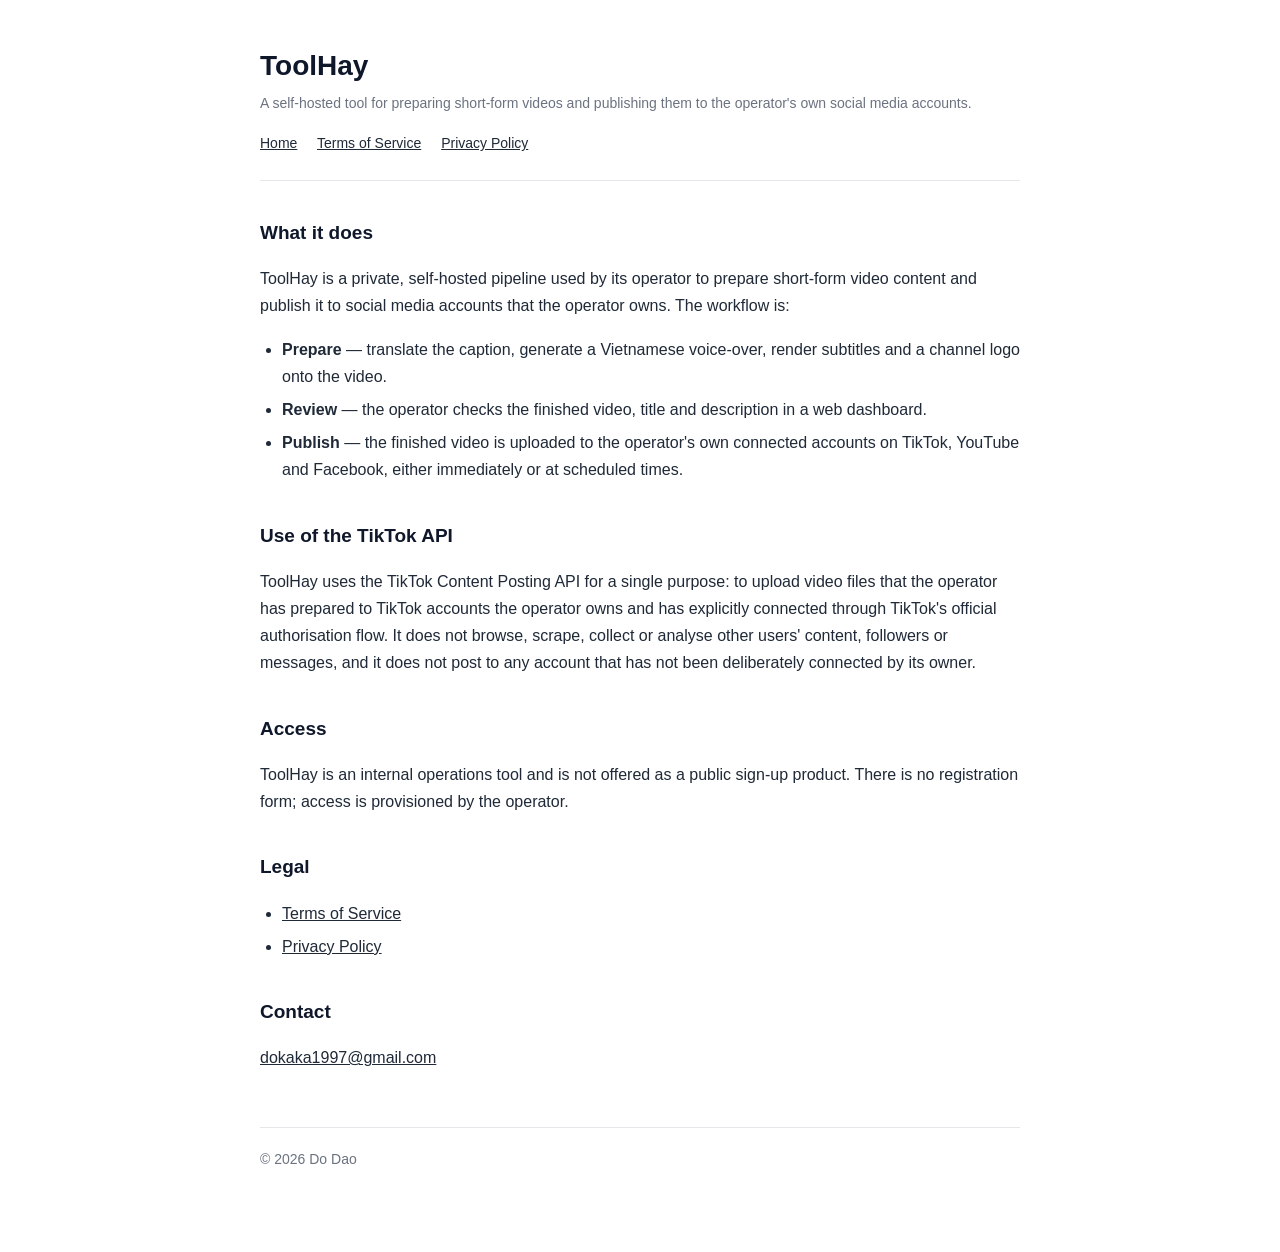
<file: index.html>
<!DOCTYPE html>
<html lang="en">
<head>
<meta charset="utf-8">
<meta name="viewport" content="width=device-width, initial-scale=1">
<title>ToolHay — Video publishing tool</title>
<link rel="stylesheet" href="assets/style.css">
</head>
<body>
<div class="wrap">

<header>
  <h1>ToolHay</h1>
  <p class="meta">A self-hosted tool for preparing short-form videos and publishing them to the
    operator's own social media accounts.</p>
  <nav>
    <a href="index.html">Home</a>
    <a href="terms.html">Terms of Service</a>
    <a href="privacy.html">Privacy Policy</a>
  </nav>
</header>

<h2>What it does</h2>
<p>
  ToolHay is a private, self-hosted pipeline used by its operator to prepare short-form video
  content and publish it to social media accounts that the operator owns. The workflow is:
</p>
<ul>
  <li><strong>Prepare</strong> — translate the caption, generate a Vietnamese voice-over, render
      subtitles and a channel logo onto the video.</li>
  <li><strong>Review</strong> — the operator checks the finished video, title and description in a
      web dashboard.</li>
  <li><strong>Publish</strong> — the finished video is uploaded to the operator's own connected
      accounts on TikTok, YouTube and Facebook, either immediately or at scheduled times.</li>
</ul>

<h2>Use of the TikTok API</h2>
<p>
  ToolHay uses the TikTok Content Posting API for a single purpose: to upload video files that the
  operator has prepared to TikTok accounts the operator owns and has explicitly connected through
  TikTok's official authorisation flow. It does not browse, scrape, collect or analyse other users'
  content, followers or messages, and it does not post to any account that has not been
  deliberately connected by its owner.
</p>

<h2>Access</h2>
<p>
  ToolHay is an internal operations tool and is not offered as a public sign-up product. There is no
  registration form; access is provisioned by the operator.
</p>

<h2>Legal</h2>
<ul>
  <li><a href="terms.html">Terms of Service</a></li>
  <li><a href="privacy.html">Privacy Policy</a></li>
</ul>

<h2>Contact</h2>
<p><a href="mailto:dokaka1997@gmail.com">dokaka1997@gmail.com</a></p>

<footer>
  © 2026 Do Dao
</footer>

</div>
</body>
</html>
</file>
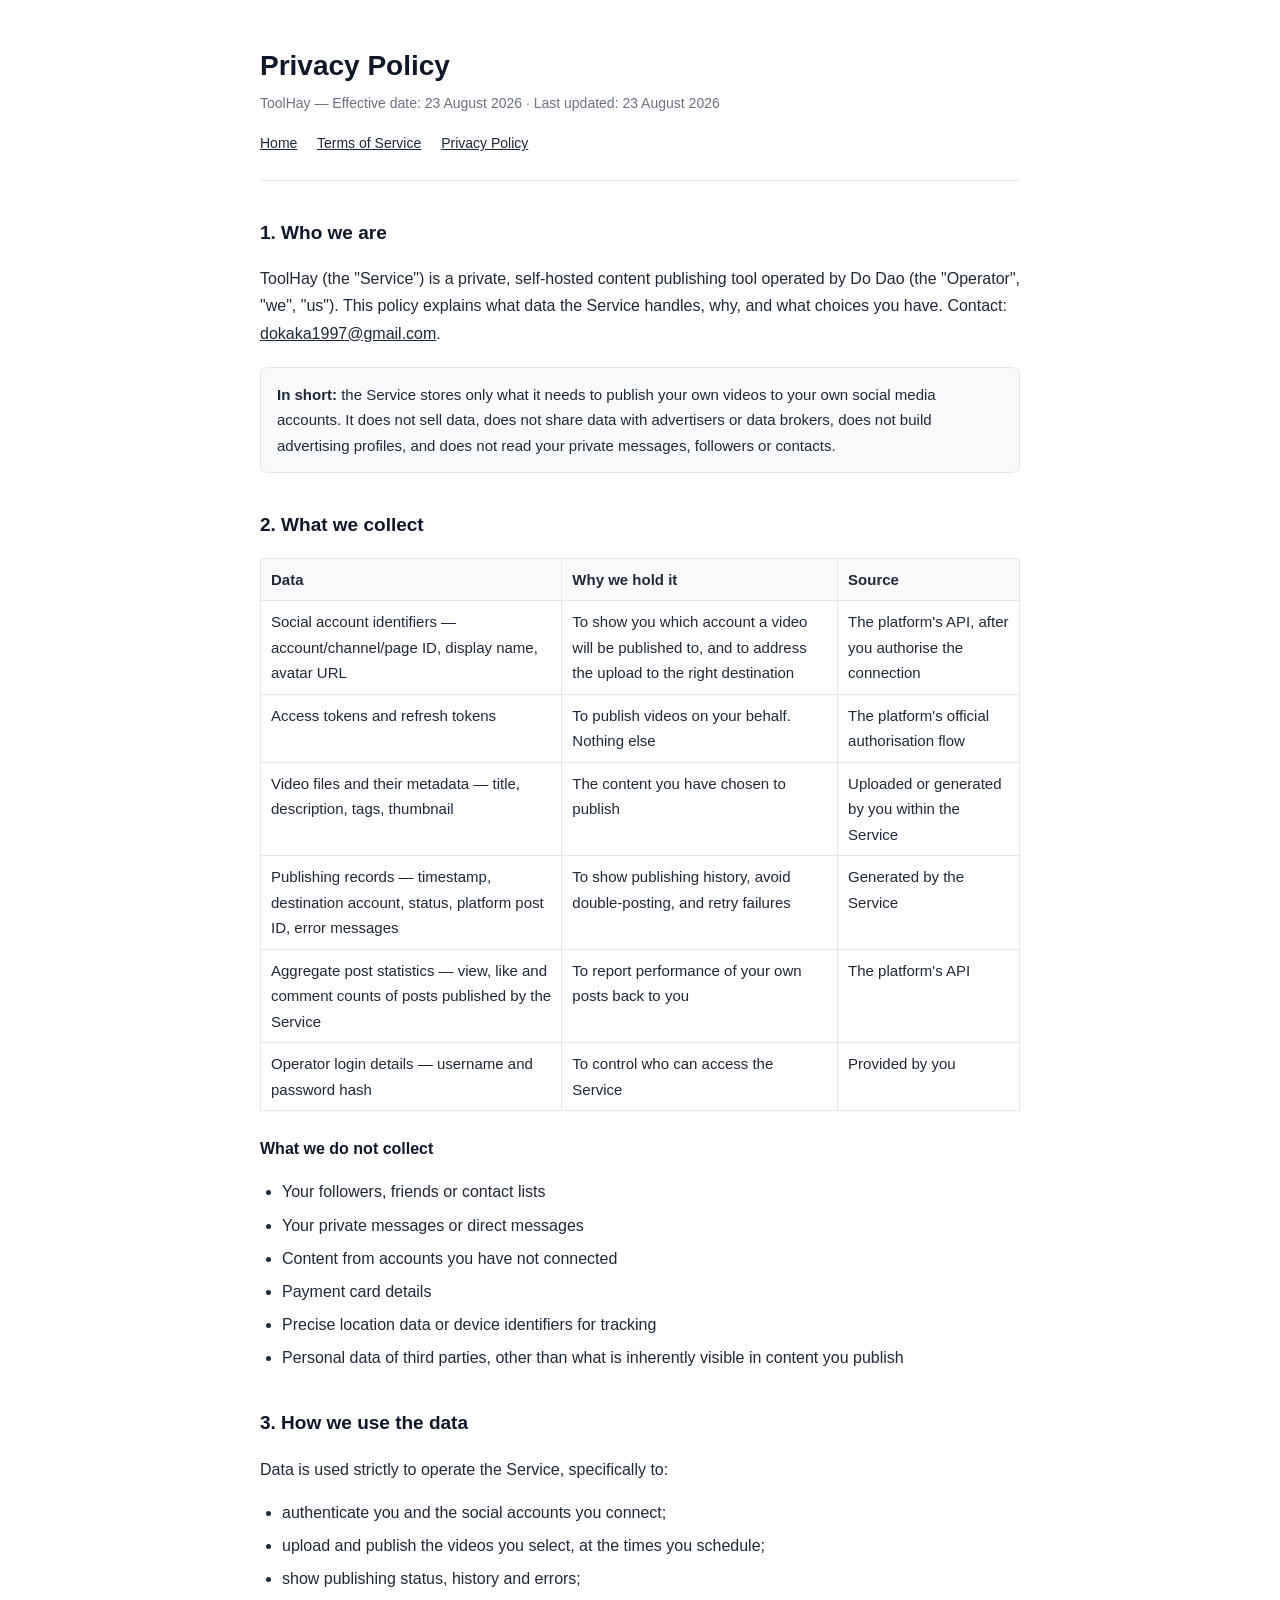
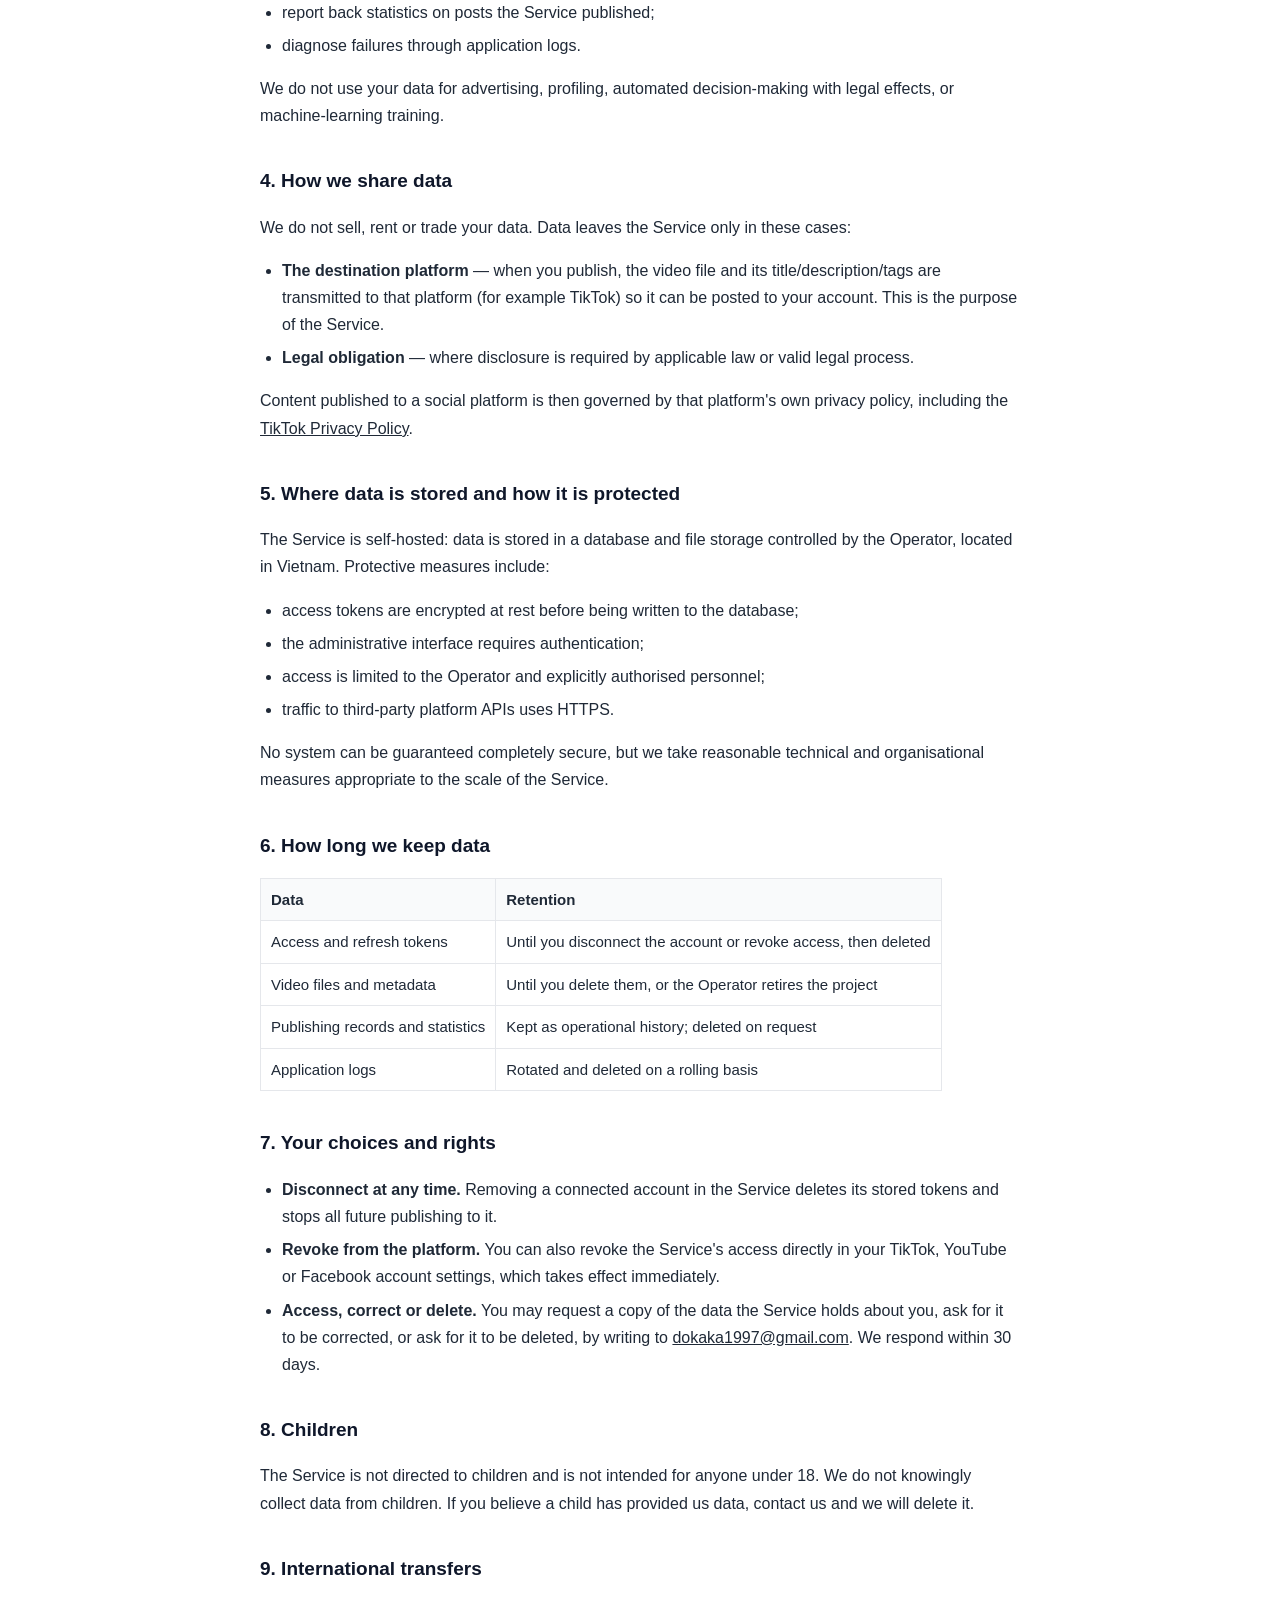
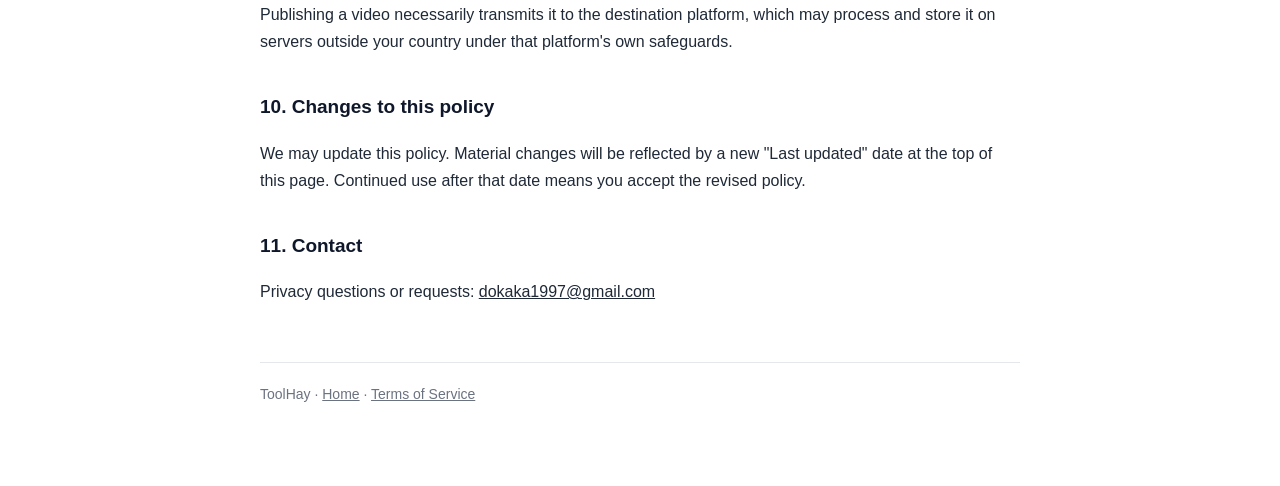
<file: privacy.html>
<!DOCTYPE html>
<html lang="en">
<head>
<meta charset="utf-8">
<meta name="viewport" content="width=device-width, initial-scale=1">
<title>Privacy Policy — ToolHay</title>
<link rel="stylesheet" href="assets/style.css">
</head>
<body>
<div class="wrap">

<header>
  <h1>Privacy Policy</h1>
  <p class="meta">ToolHay — Effective date: 23 August 2026 · Last updated: 23 August 2026</p>
  <nav>
    <a href="index.html">Home</a>
    <a href="terms.html">Terms of Service</a>
    <a href="privacy.html">Privacy Policy</a>
  </nav>
</header>

<h2>1. Who we are</h2>
<p>
  ToolHay (the "Service") is a private, self-hosted content publishing tool operated by
  Do Dao (the "Operator", "we", "us"). This policy explains what data the Service
  handles, why, and what choices you have. Contact:
  <a href="mailto:dokaka1997@gmail.com">dokaka1997@gmail.com</a>.
</p>

<div class="callout">
  <strong>In short:</strong> the Service stores only what it needs to publish your own videos to
  your own social media accounts. It does not sell data, does not share data with advertisers or
  data brokers, does not build advertising profiles, and does not read your private messages,
  followers or contacts.
</div>

<h2>2. What we collect</h2>

<table>
  <thead>
    <tr><th>Data</th><th>Why we hold it</th><th>Source</th></tr>
  </thead>
  <tbody>
    <tr>
      <td>Social account identifiers — account/channel/page ID, display name, avatar URL</td>
      <td>To show you which account a video will be published to, and to address the upload to the
          right destination</td>
      <td>The platform's API, after you authorise the connection</td>
    </tr>
    <tr>
      <td>Access tokens and refresh tokens</td>
      <td>To publish videos on your behalf. Nothing else</td>
      <td>The platform's official authorisation flow</td>
    </tr>
    <tr>
      <td>Video files and their metadata — title, description, tags, thumbnail</td>
      <td>The content you have chosen to publish</td>
      <td>Uploaded or generated by you within the Service</td>
    </tr>
    <tr>
      <td>Publishing records — timestamp, destination account, status, platform post ID, error
          messages</td>
      <td>To show publishing history, avoid double-posting, and retry failures</td>
      <td>Generated by the Service</td>
    </tr>
    <tr>
      <td>Aggregate post statistics — view, like and comment counts of posts published by the
          Service</td>
      <td>To report performance of your own posts back to you</td>
      <td>The platform's API</td>
    </tr>
    <tr>
      <td>Operator login details — username and password hash</td>
      <td>To control who can access the Service</td>
      <td>Provided by you</td>
    </tr>
  </tbody>
</table>

<h3>What we do not collect</h3>
<ul>
  <li>Your followers, friends or contact lists</li>
  <li>Your private messages or direct messages</li>
  <li>Content from accounts you have not connected</li>
  <li>Payment card details</li>
  <li>Precise location data or device identifiers for tracking</li>
  <li>Personal data of third parties, other than what is inherently visible in content you publish</li>
</ul>

<h2>3. How we use the data</h2>
<p>Data is used strictly to operate the Service, specifically to:</p>
<ul>
  <li>authenticate you and the social accounts you connect;</li>
  <li>upload and publish the videos you select, at the times you schedule;</li>
  <li>show publishing status, history and errors;</li>
  <li>report back statistics on posts the Service published;</li>
  <li>diagnose failures through application logs.</li>
</ul>
<p>
  We do not use your data for advertising, profiling, automated decision-making with legal effects,
  or machine-learning training.
</p>

<h2>4. How we share data</h2>
<p>
  We do not sell, rent or trade your data. Data leaves the Service only in these cases:
</p>
<ul>
  <li><strong>The destination platform</strong> — when you publish, the video file and its
      title/description/tags are transmitted to that platform (for example TikTok) so it can be
      posted to your account. This is the purpose of the Service.</li>
  <li><strong>Legal obligation</strong> — where disclosure is required by applicable law or valid
      legal process.</li>
</ul>
<p>
  Content published to a social platform is then governed by that platform's own privacy policy,
  including the
  <a href="https://www.tiktok.com/legal/page/row/privacy-policy/en" target="_blank" rel="noreferrer">TikTok
  Privacy Policy</a>.
</p>

<h2>5. Where data is stored and how it is protected</h2>
<p>
  The Service is self-hosted: data is stored in a database and file storage controlled by the
  Operator, located in Vietnam. Protective measures include:
</p>
<ul>
  <li>access tokens are encrypted at rest before being written to the database;</li>
  <li>the administrative interface requires authentication;</li>
  <li>access is limited to the Operator and explicitly authorised personnel;</li>
  <li>traffic to third-party platform APIs uses HTTPS.</li>
</ul>
<p>
  No system can be guaranteed completely secure, but we take reasonable technical and organisational
  measures appropriate to the scale of the Service.
</p>

<h2>6. How long we keep data</h2>
<table>
  <thead>
    <tr><th>Data</th><th>Retention</th></tr>
  </thead>
  <tbody>
    <tr><td>Access and refresh tokens</td><td>Until you disconnect the account or revoke access, then deleted</td></tr>
    <tr><td>Video files and metadata</td><td>Until you delete them, or the Operator retires the project</td></tr>
    <tr><td>Publishing records and statistics</td><td>Kept as operational history; deleted on request</td></tr>
    <tr><td>Application logs</td><td>Rotated and deleted on a rolling basis</td></tr>
  </tbody>
</table>

<h2>7. Your choices and rights</h2>
<ul>
  <li><strong>Disconnect at any time.</strong> Removing a connected account in the Service deletes
      its stored tokens and stops all future publishing to it.</li>
  <li><strong>Revoke from the platform.</strong> You can also revoke the Service's access directly
      in your TikTok, YouTube or Facebook account settings, which takes effect immediately.</li>
  <li><strong>Access, correct or delete.</strong> You may request a copy of the data the Service
      holds about you, ask for it to be corrected, or ask for it to be deleted, by writing to
      <a href="mailto:dokaka1997@gmail.com">dokaka1997@gmail.com</a>. We respond within 30 days.</li>
</ul>

<h2>8. Children</h2>
<p>
  The Service is not directed to children and is not intended for anyone under 18. We do not
  knowingly collect data from children. If you believe a child has provided us data, contact us and
  we will delete it.
</p>

<h2>9. International transfers</h2>
<p>
  Publishing a video necessarily transmits it to the destination platform, which may process and
  store it on servers outside your country under that platform's own safeguards.
</p>

<h2>10. Changes to this policy</h2>
<p>
  We may update this policy. Material changes will be reflected by a new "Last updated" date at the
  top of this page. Continued use after that date means you accept the revised policy.
</p>

<h2>11. Contact</h2>
<p>
  Privacy questions or requests: <a href="mailto:dokaka1997@gmail.com">dokaka1997@gmail.com</a>
</p>

<footer>
  ToolHay · <a href="index.html">Home</a> · <a href="terms.html">Terms of Service</a>
</footer>

</div>
</body>
</html>
</file>
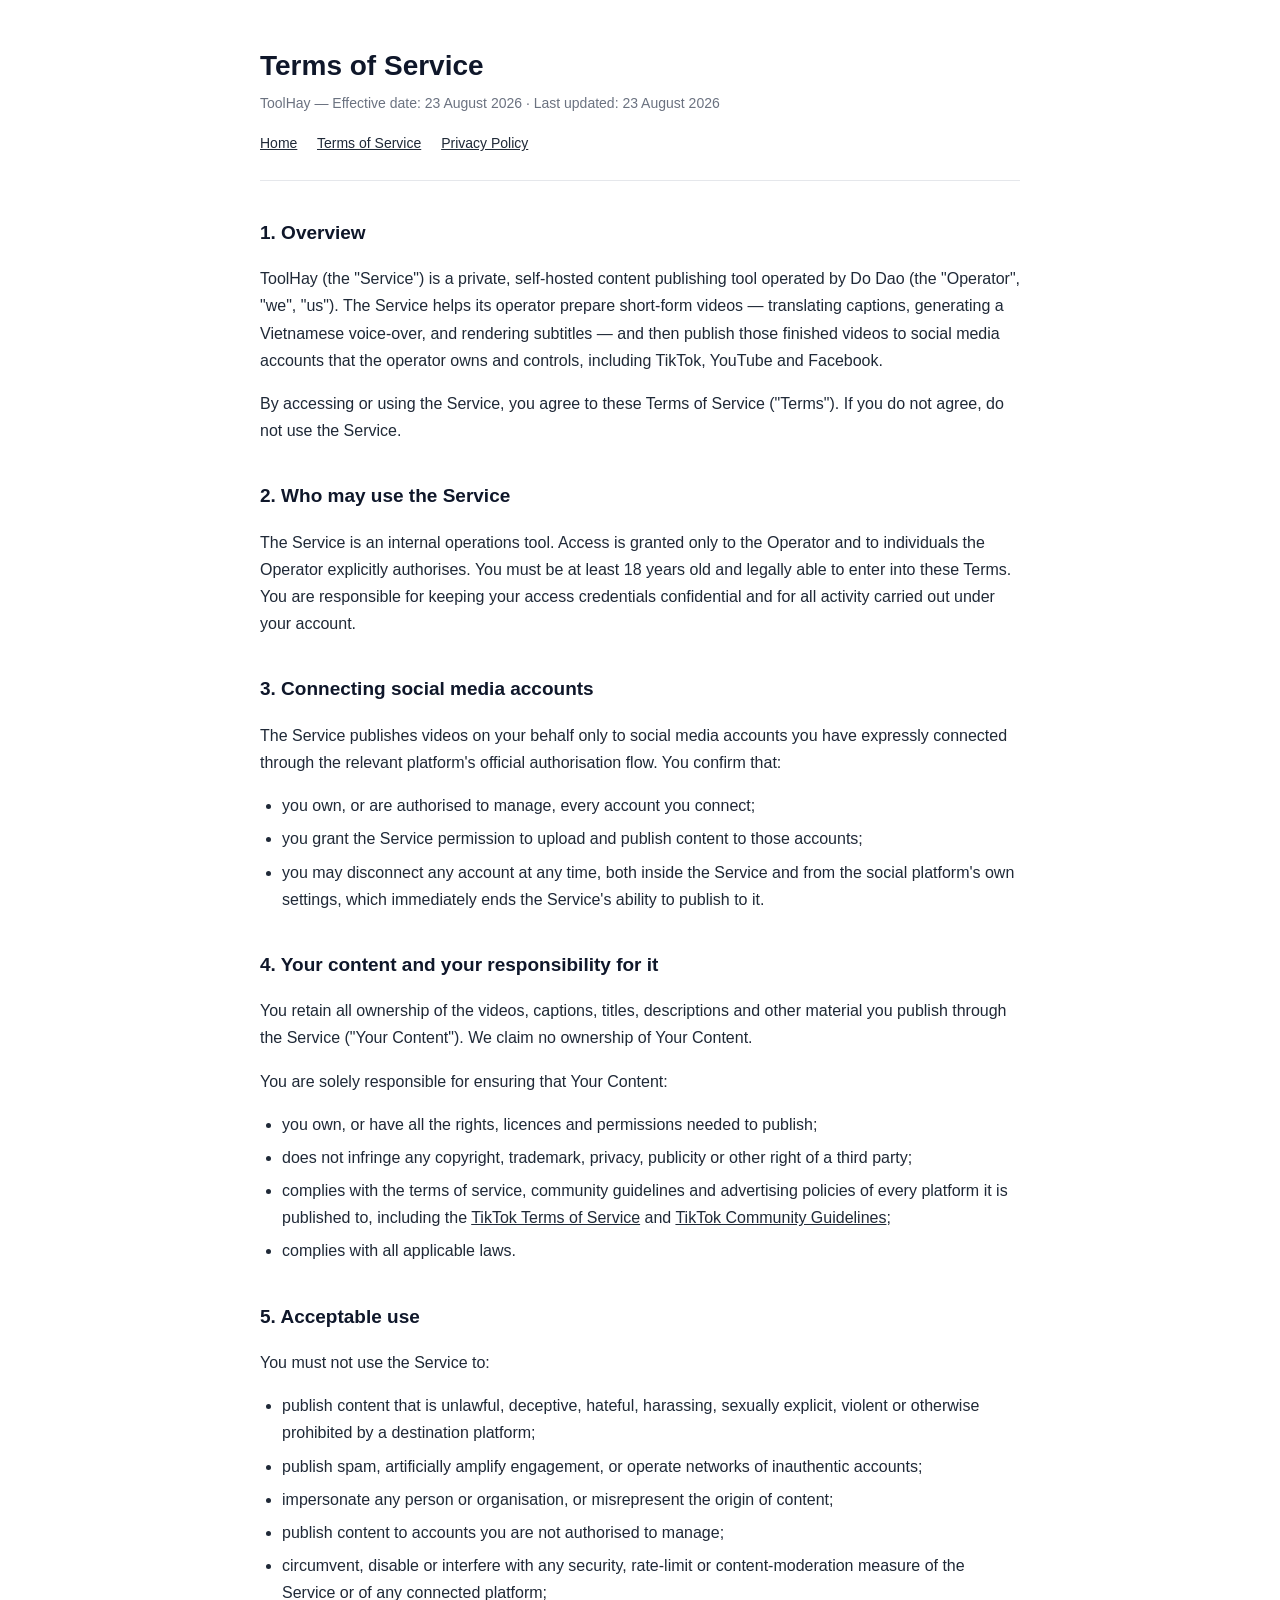
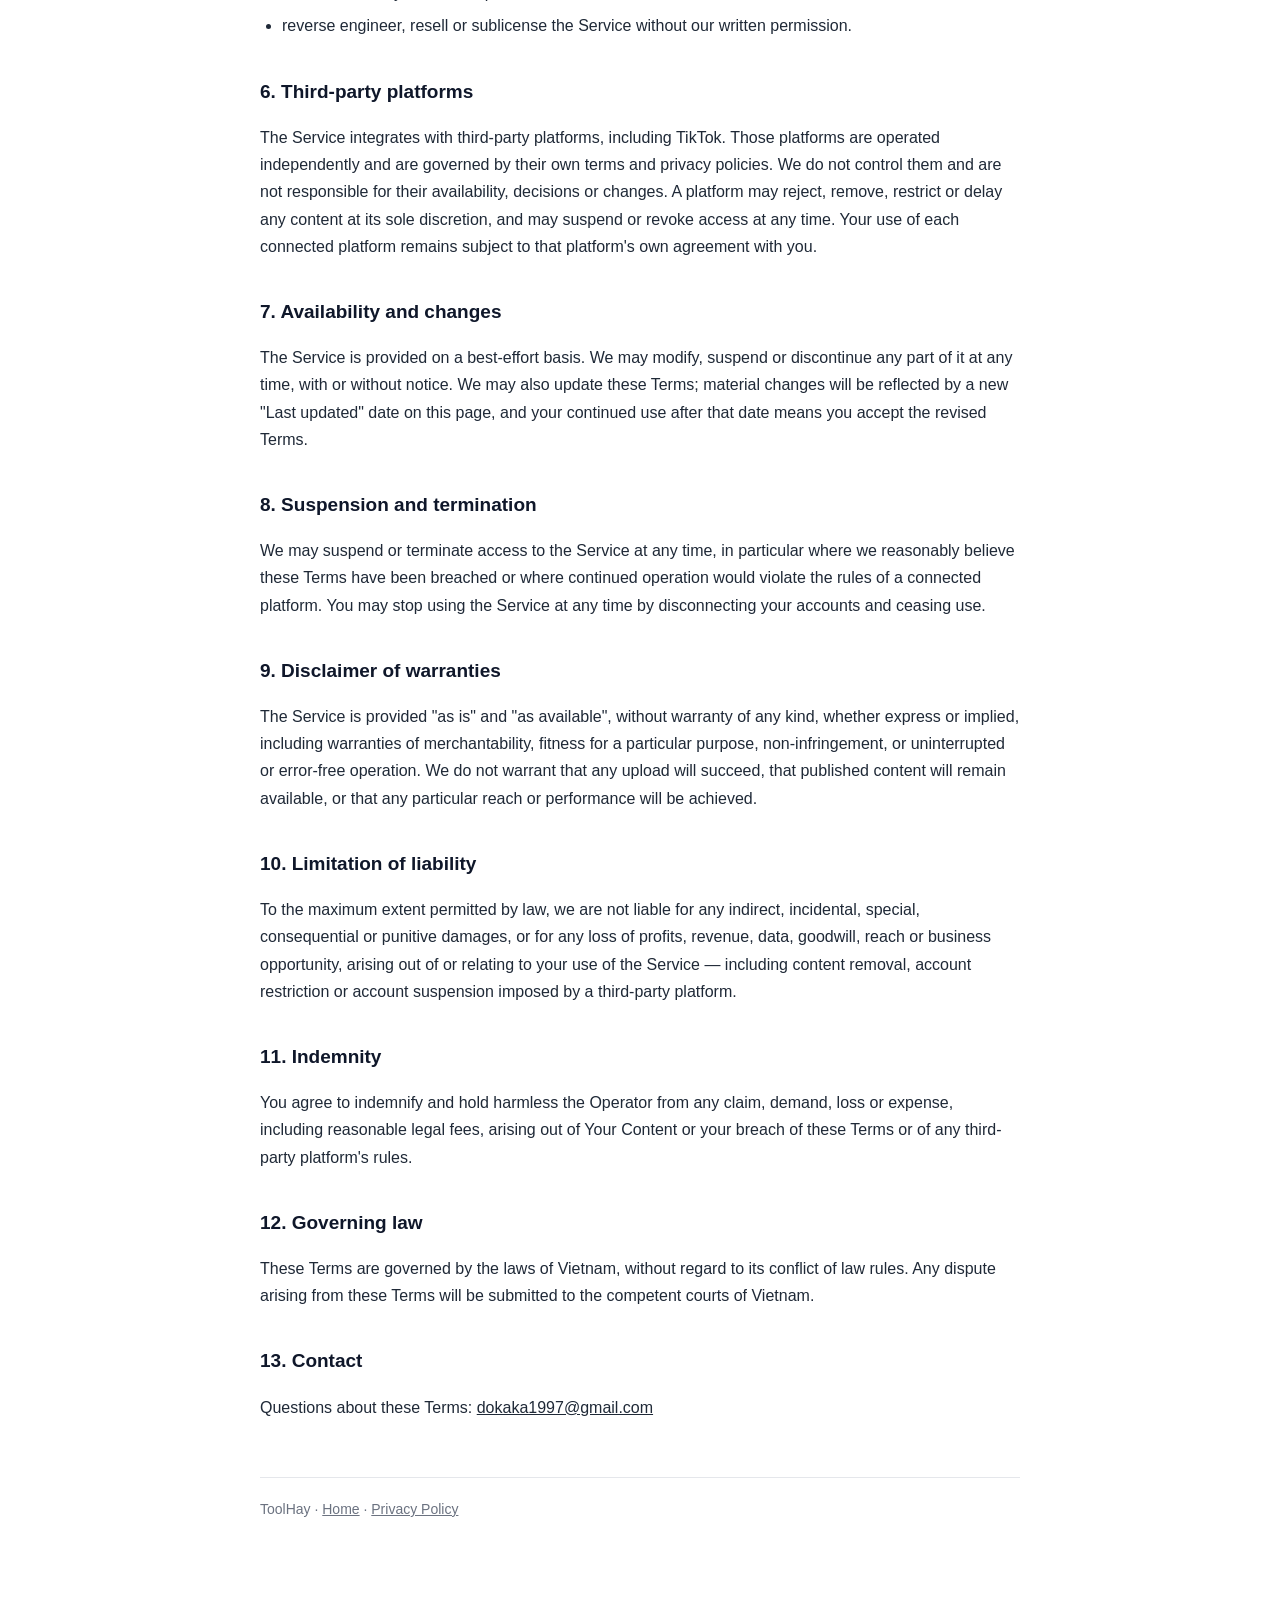
<file: terms.html>
<!DOCTYPE html>
<html lang="en">
<head>
<meta charset="utf-8">
<meta name="viewport" content="width=device-width, initial-scale=1">
<title>Terms of Service — ToolHay</title>
<link rel="stylesheet" href="assets/style.css">
</head>
<body>
<div class="wrap">

<header>
  <h1>Terms of Service</h1>
  <p class="meta">ToolHay — Effective date: 23 August 2026 · Last updated: 23 August 2026</p>
  <nav>
    <a href="index.html">Home</a>
    <a href="terms.html">Terms of Service</a>
    <a href="privacy.html">Privacy Policy</a>
  </nav>
</header>

<h2>1. Overview</h2>
<p>
  ToolHay (the "Service") is a private, self-hosted content publishing tool operated by
  Do Dao (the "Operator", "we", "us"). The Service helps its operator prepare short-form
  videos — translating captions, generating a Vietnamese voice-over, and rendering subtitles — and
  then publish those finished videos to social media accounts that the operator owns and controls,
  including TikTok, YouTube and Facebook.
</p>
<p>
  By accessing or using the Service, you agree to these Terms of Service ("Terms"). If you do not
  agree, do not use the Service.
</p>

<h2>2. Who may use the Service</h2>
<p>
  The Service is an internal operations tool. Access is granted only to the Operator and to
  individuals the Operator explicitly authorises. You must be at least 18 years old and legally
  able to enter into these Terms. You are responsible for keeping your access credentials
  confidential and for all activity carried out under your account.
</p>

<h2>3. Connecting social media accounts</h2>
<p>
  The Service publishes videos on your behalf only to social media accounts you have expressly
  connected through the relevant platform's official authorisation flow. You confirm that:
</p>
<ul>
  <li>you own, or are authorised to manage, every account you connect;</li>
  <li>you grant the Service permission to upload and publish content to those accounts;</li>
  <li>you may disconnect any account at any time, both inside the Service and from the social
      platform's own settings, which immediately ends the Service's ability to publish to it.</li>
</ul>

<h2>4. Your content and your responsibility for it</h2>
<p>
  You retain all ownership of the videos, captions, titles, descriptions and other material you
  publish through the Service ("Your Content"). We claim no ownership of Your Content.
</p>
<p>You are solely responsible for ensuring that Your Content:</p>
<ul>
  <li>you own, or have all the rights, licences and permissions needed to publish;</li>
  <li>does not infringe any copyright, trademark, privacy, publicity or other right of a third
      party;</li>
  <li>complies with the terms of service, community guidelines and advertising policies of every
      platform it is published to, including the
      <a href="https://www.tiktok.com/legal/page/global/terms-of-service/en" target="_blank" rel="noreferrer">TikTok
      Terms of Service</a> and
      <a href="https://www.tiktok.com/community-guidelines" target="_blank" rel="noreferrer">TikTok
      Community Guidelines</a>;</li>
  <li>complies with all applicable laws.</li>
</ul>

<h2>5. Acceptable use</h2>
<p>You must not use the Service to:</p>
<ul>
  <li>publish content that is unlawful, deceptive, hateful, harassing, sexually explicit, violent
      or otherwise prohibited by a destination platform;</li>
  <li>publish spam, artificially amplify engagement, or operate networks of inauthentic accounts;</li>
  <li>impersonate any person or organisation, or misrepresent the origin of content;</li>
  <li>publish content to accounts you are not authorised to manage;</li>
  <li>circumvent, disable or interfere with any security, rate-limit or content-moderation measure
      of the Service or of any connected platform;</li>
  <li>reverse engineer, resell or sublicense the Service without our written permission.</li>
</ul>

<h2>6. Third-party platforms</h2>
<p>
  The Service integrates with third-party platforms, including TikTok. Those platforms are operated
  independently and are governed by their own terms and privacy policies. We do not control them
  and are not responsible for their availability, decisions or changes. A platform may reject,
  remove, restrict or delay any content at its sole discretion, and may suspend or revoke access at
  any time. Your use of each connected platform remains subject to that platform's own agreement
  with you.
</p>

<h2>7. Availability and changes</h2>
<p>
  The Service is provided on a best-effort basis. We may modify, suspend or discontinue any part of
  it at any time, with or without notice. We may also update these Terms; material changes will be
  reflected by a new "Last updated" date on this page, and your continued use after that date means
  you accept the revised Terms.
</p>

<h2>8. Suspension and termination</h2>
<p>
  We may suspend or terminate access to the Service at any time, in particular where we reasonably
  believe these Terms have been breached or where continued operation would violate the rules of a
  connected platform. You may stop using the Service at any time by disconnecting your accounts and
  ceasing use.
</p>

<h2>9. Disclaimer of warranties</h2>
<p>
  The Service is provided "as is" and "as available", without warranty of any kind, whether express
  or implied, including warranties of merchantability, fitness for a particular purpose,
  non-infringement, or uninterrupted or error-free operation. We do not warrant that any upload will
  succeed, that published content will remain available, or that any particular reach or performance
  will be achieved.
</p>

<h2>10. Limitation of liability</h2>
<p>
  To the maximum extent permitted by law, we are not liable for any indirect, incidental, special,
  consequential or punitive damages, or for any loss of profits, revenue, data, goodwill, reach or
  business opportunity, arising out of or relating to your use of the Service — including content
  removal, account restriction or account suspension imposed by a third-party platform.
</p>

<h2>11. Indemnity</h2>
<p>
  You agree to indemnify and hold harmless the Operator from any claim, demand, loss or expense,
  including reasonable legal fees, arising out of Your Content or your breach of these Terms or of
  any third-party platform's rules.
</p>

<h2>12. Governing law</h2>
<p>
  These Terms are governed by the laws of Vietnam, without regard to its conflict
  of law rules. Any dispute arising from these Terms will be submitted to the competent courts of
  Vietnam.
</p>

<h2>13. Contact</h2>
<p>
  Questions about these Terms: <a href="mailto:dokaka1997@gmail.com">dokaka1997@gmail.com</a>
</p>

<footer>
  ToolHay · <a href="index.html">Home</a> · <a href="privacy.html">Privacy Policy</a>
</footer>

</div>
</body>
</html>
</file>
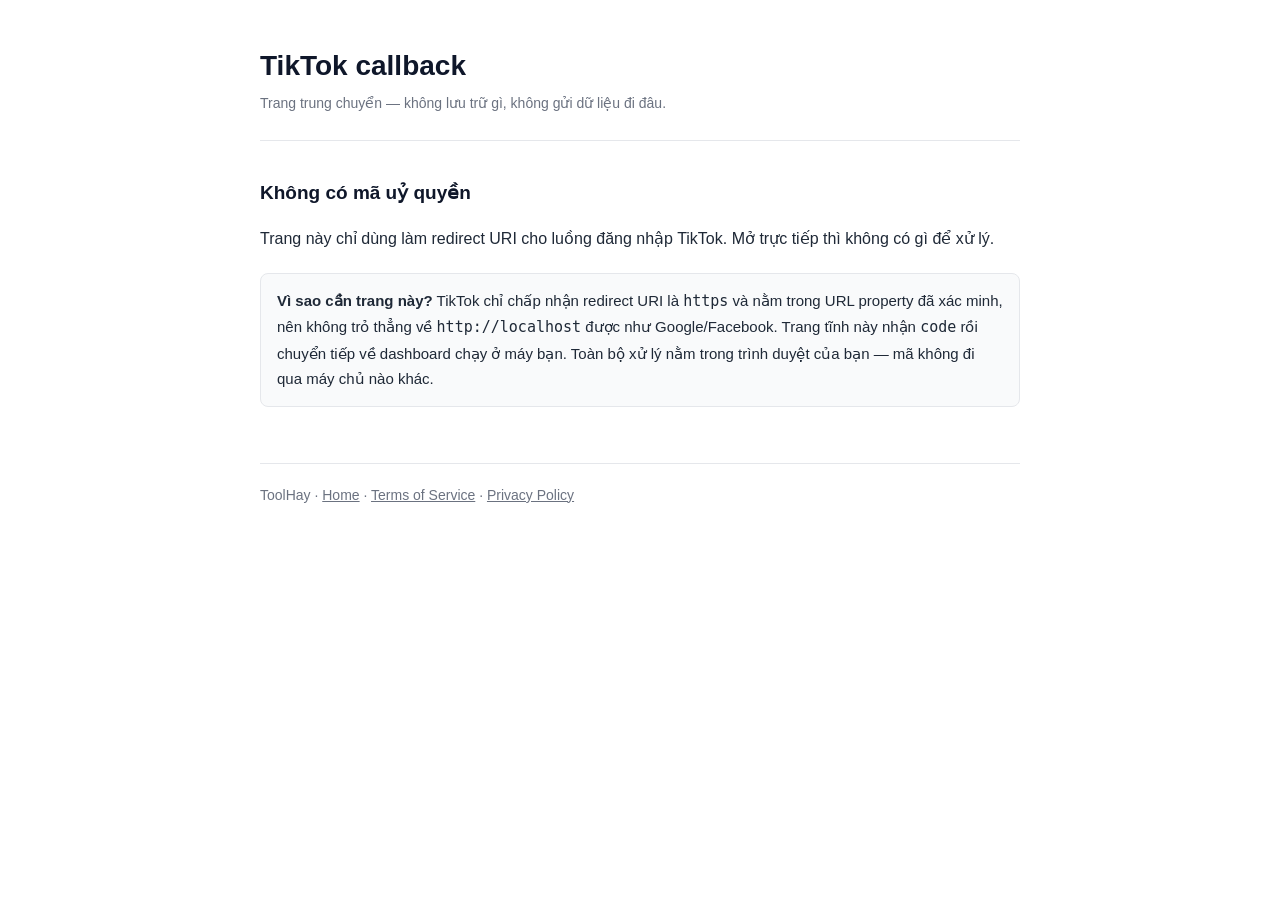
<file: tiktok-callback.html>
<!DOCTYPE html>
<html lang="vi">
<head>
<meta charset="utf-8">
<meta name="viewport" content="width=device-width, initial-scale=1">
<!-- Không gửi Referer đi đâu cả: URL này mang theo authorization code của TikTok. -->
<meta name="referrer" content="no-referrer">
<title>TikTok callback — ToolHay</title>
<link rel="stylesheet" href="assets/style.css">
<style>
  code.big {
    display: block;
    padding: 12px 14px;
    background: var(--card);
    border: 1px solid var(--border);
    border-radius: 8px;
    word-break: break-all;
    font-size: 14px;
    margin: 10px 0;
  }
  button {
    font: inherit;
    padding: 8px 14px;
    border-radius: 8px;
    border: 1px solid var(--border);
    background: var(--card);
    color: var(--fg);
    cursor: pointer;
  }
  .err { color: #dc2626; }
</style>
</head>
<body>
<div class="wrap">

<header>
  <h1>TikTok callback</h1>
  <p class="meta">Trang trung chuyển — không lưu trữ gì, không gửi dữ liệu đi đâu.</p>
</header>

<div id="app">
  <p>Đang xử lý…</p>
</div>

<div class="callout">
  <strong>Vì sao cần trang này?</strong> TikTok chỉ chấp nhận redirect URI là <code>https</code> và
  nằm trong URL property đã xác minh, nên không trỏ thẳng về <code>http://localhost</code> được như
  Google/Facebook. Trang tĩnh này nhận <code>code</code> rồi chuyển tiếp về dashboard chạy ở máy
  bạn. Toàn bộ xử lý nằm trong trình duyệt của bạn — mã không đi qua máy chủ nào khác.
</div>

<footer>
  ToolHay · <a href="index.html">Home</a> · <a href="terms.html">Terms of Service</a> ·
  <a href="privacy.html">Privacy Policy</a>
</footer>

</div>

<script>
(function () {
  // Nơi dashboard đang chạy. Đổi ở đây nếu FE chạy cổng khác, hoặc thêm ?target=... vào URL.
  var DEFAULT_TARGET = 'http://localhost:5173/tiktok-callback';

  var params = new URLSearchParams(window.location.search);
  var app = document.getElementById('app');

  function el(html) { app.innerHTML = html; }

  function escapeHtml(s) {
    return String(s).replace(/[&<>"']/g, function (c) {
      return { '&': '&amp;', '<': '&lt;', '>': '&gt;', '"': '&quot;', "'": '&#39;' }[c];
    });
  }

  var error = params.get('error');
  var code = params.get('code');
  var state = params.get('state');

  if (error) {
    el('<h2 class="err">TikTok trả về lỗi</h2>'
      + '<code class="big">' + escapeHtml(error) + '</code>'
      + '<p>' + escapeHtml(params.get('error_description') || '') + '</p>'
      + '<p>Quay lại dashboard và thử liên kết lại.</p>');
    return;
  }

  if (!code) {
    el('<h2>Không có mã uỷ quyền</h2>'
      + '<p>Trang này chỉ dùng làm redirect URI cho luồng đăng nhập TikTok. '
      + 'Mở trực tiếp thì không có gì để xử lý.</p>');
    return;
  }

  // Chỉ cho phép chuyển tiếp về localhost/127.0.0.1 - chặn việc ai đó gắn ?target=<web lạ>
  // vào link rồi lừa nạn nhân bấm, khiến authorization code bị đẩy sang máy chủ của họ.
  var target = params.get('target') || DEFAULT_TARGET;
  var ok = false;
  try {
    var u = new URL(target);
    ok = (u.hostname === 'localhost' || u.hostname === '127.0.0.1');
  } catch (e) {
    ok = false;
  }
  if (!ok) target = DEFAULT_TARGET;

  var forwardTo = target
    + (target.indexOf('?') === -1 ? '?' : '&')
    + 'code=' + encodeURIComponent(code)
    + (state ? '&state=' + encodeURIComponent(state) : '');

  el('<h2>Đã nhận uỷ quyền từ TikTok</h2>'
    + '<p>Đang chuyển về dashboard…</p>'
    + '<p><a href="' + escapeHtml(forwardTo) + '">Bấm vào đây nếu không tự chuyển</a></p>'
    + '<h3>Mã uỷ quyền (dự phòng)</h3>'
    + '<p>Dùng khi dashboard chưa chạy — mở dashboard rồi dán mã này vào ô liên kết tài khoản. '
    + 'Mã chỉ có hiệu lực vài phút.</p>'
    + '<code class="big" id="code">' + escapeHtml(code) + '</code>'
    + '<button id="copy" type="button">Sao chép mã</button>');

  document.getElementById('copy').addEventListener('click', function () {
    var btn = this;
    navigator.clipboard.writeText(code).then(function () {
      btn.textContent = 'Đã sao chép';
    }, function () {
      btn.textContent = 'Không sao chép được — bôi đen thủ công';
    });
  });

  // Chuyển tiếp sau một nhịp ngắn để người dùng kịp thấy mã dự phòng nếu localhost không chạy.
  setTimeout(function () { window.location.replace(forwardTo); }, 1200);
})();
</script>
</body>
</html>
</file>
<file: assets/style.css>
/* Trang pháp lý tĩnh cho TikTok Developer review - không phụ thuộc CDN nào để luôn tải được
   kể cả khi reviewer ở mạng chặn tài nguyên ngoài. */
:root {
  --bg: #ffffff;
  --fg: #1f2937;
  --muted: #6b7280;
  --border: #e5e7eb;
  --accent: #0f172a;
  --card: #f9fafb;
}

@media (prefers-color-scheme: dark) {
  :root {
    --bg: #0f172a;
    --fg: #e2e8f0;
    --muted: #94a3b8;
    --border: #1e293b;
    --accent: #f8fafc;
    --card: #1e293b;
  }
}

* { box-sizing: border-box; }

body {
  margin: 0;
  padding: 0 20px 80px;
  background: var(--bg);
  color: var(--fg);
  font-family: -apple-system, BlinkMacSystemFont, "Segoe UI", Roboto, Helvetica, Arial, sans-serif;
  font-size: 16px;
  line-height: 1.7;
}

.wrap { max-width: 760px; margin: 0 auto; }

header {
  padding: 48px 0 24px;
  border-bottom: 1px solid var(--border);
  margin-bottom: 32px;
}

h1 { font-size: 28px; line-height: 1.3; margin: 0 0 8px; color: var(--accent); }
h2 { font-size: 19px; margin: 36px 0 10px; color: var(--accent); }
h3 { font-size: 16px; margin: 24px 0 8px; color: var(--accent); }

.meta { color: var(--muted); font-size: 14px; margin: 0; }

nav { margin: 16px 0 0; font-size: 14px; }
nav a { color: inherit; margin-right: 16px; }

a { color: inherit; }

ul { padding-left: 22px; }
li { margin-bottom: 6px; }

table {
  width: 100%;
  border-collapse: collapse;
  margin: 16px 0;
  font-size: 15px;
  display: block;
  overflow-x: auto;
}
th, td { border: 1px solid var(--border); padding: 8px 10px; text-align: left; vertical-align: top; }
th { background: var(--card); font-weight: 600; }

.callout {
  background: var(--card);
  border: 1px solid var(--border);
  border-radius: 8px;
  padding: 14px 16px;
  margin: 20px 0;
  font-size: 15px;
}

footer {
  margin-top: 56px;
  padding-top: 20px;
  border-top: 1px solid var(--border);
  color: var(--muted);
  font-size: 14px;
}
</file>
